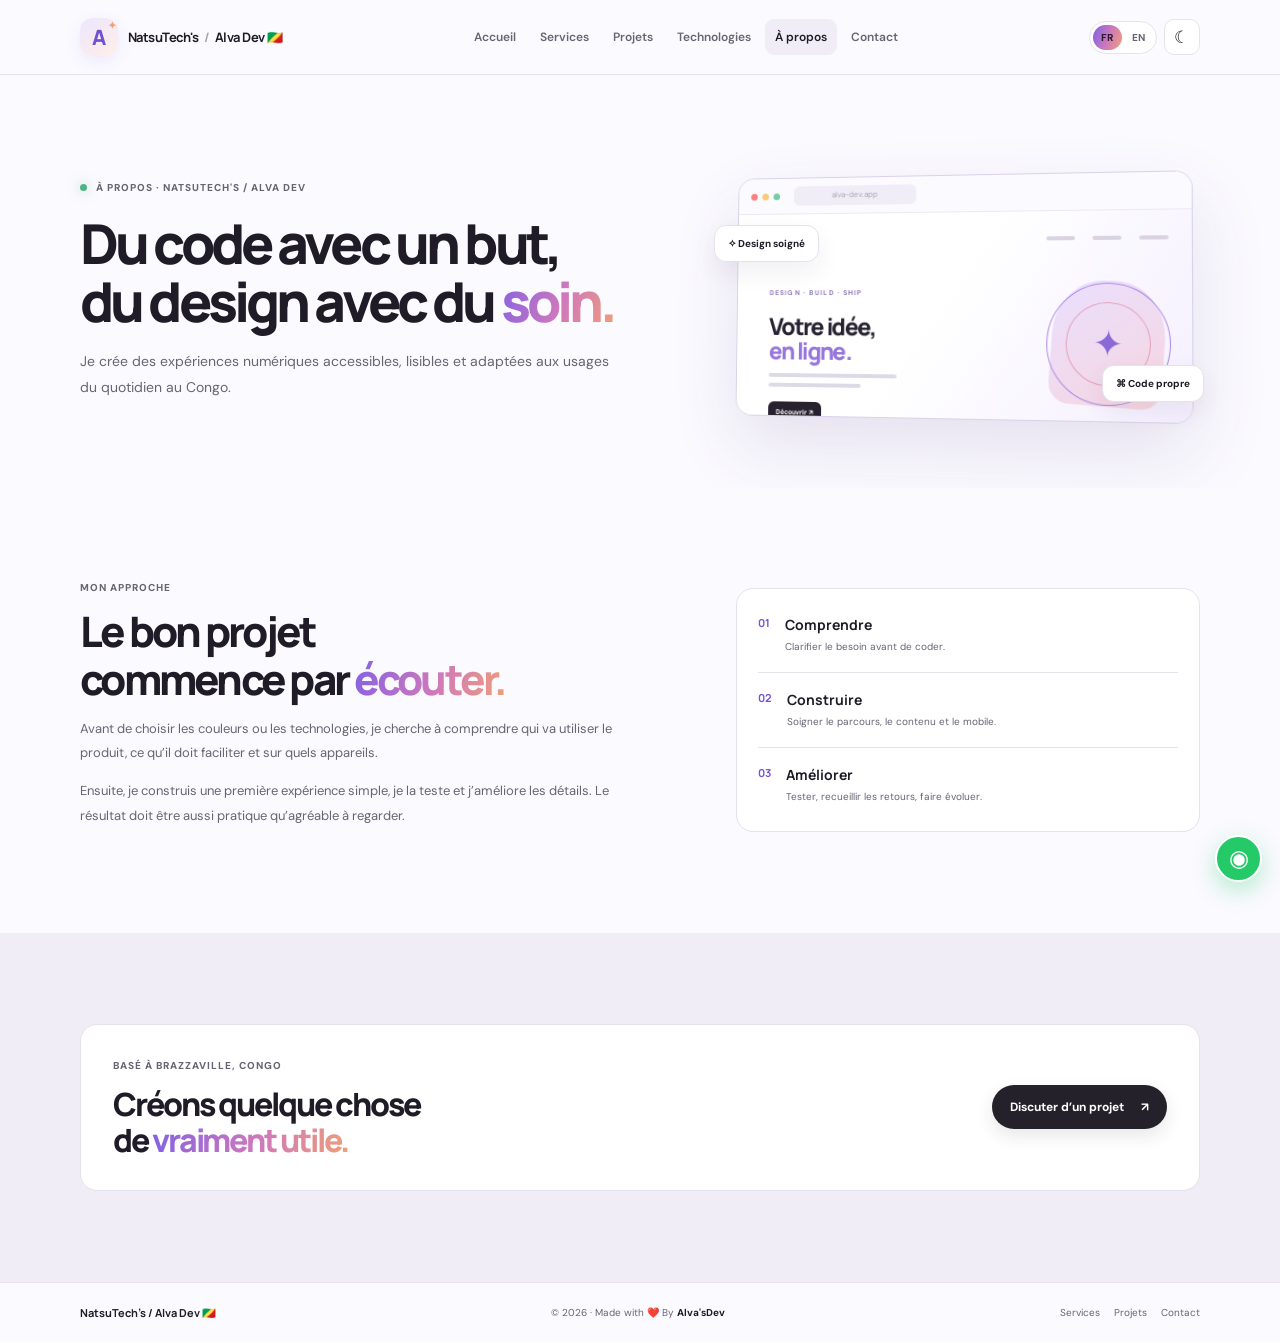
<file: a-propos.html>
<!doctype html><html lang="fr" data-theme="light"><head><meta charset="utf-8"><meta name="viewport" content="width=device-width,initial-scale=1"><meta name="theme-color" content="#fbfaff"><meta name="description" data-desc-fr="Découvrir l’approche et les valeurs de NatsuTech's / Alva Dev." data-desc-en="Learn about the approach and values behind NatsuTech's / Alva Dev." content="Découvrir l’approche et les valeurs de NatsuTech's / Alva Dev."><title data-fr="À propos — NatsuTech's / Alva Dev" data-en="About — NatsuTech's / Alva Dev">À propos — NatsuTech's / Alva Dev</title><link rel="preconnect" href="https://fonts.googleapis.com"><link rel="preconnect" href="https://fonts.gstatic.com" crossorigin><link href="https://fonts.googleapis.com/css2?family=DM+Sans:wght@400;500;600;700&family=Manrope:wght@500;600;700;800&display=swap" rel="stylesheet"><link rel="stylesheet" href="style.css"><script src="script.js" defer></script></head><body><a class="skip" href="#contenu">Aller au contenu</a><header class="header"><div class="wrap head-inner"><a class="brand" href="index.html"><span class="brand-icon">A<span>✦</span></span><span class="brand-title">NatsuTech's <i>/</i> Alva Dev <b>🇨🇬</b></span></a><nav class="nav" id="nav"><a href="index.html" ><span data-fr="Accueil" data-en="Home">Accueil</span></a><a href="services.html" ><span data-fr="Services" data-en="Services">Services</span></a><a href="projets.html" ><span data-fr="Projets" data-en="Projects">Projets</span></a><a href="technologies.html" ><span data-fr="Technologies" data-en="Stack">Technologies</span></a><a href="a-propos.html" class="active"><span data-fr="À propos" data-en="About">À propos</span></a><a href="contact.html" ><span data-fr="Contact" data-en="Contact">Contact</span></a></nav><div class="head-tools"><div class="lang" aria-label="Choix de la langue"><button data-set-lang="fr" class="selected" aria-pressed="true">FR</button><button data-set-lang="en" aria-pressed="false">EN</button></div><button class="theme" type="button" aria-label="Activer le thème sombre" data-aria-fr="Activer le thème sombre" data-aria-en="Enable dark mode">☾</button><button class="burger" type="button" aria-expanded="false" aria-label="Ouvrir le menu" data-aria-fr="Ouvrir le menu" data-aria-en="Open menu"><span></span><span></span><span></span></button></div></div></header><main id="contenu"><section class="page-hero"><div class="wrap page-hero-grid"><div class="page-copy reveal"><div class="eyebrow"><i></i><span data-fr="À propos · NatsuTech's / Alva Dev" data-en="About · NatsuTech's / Alva Dev">À propos · NatsuTech's / Alva Dev</span></div><h1><span data-fr="Du code avec un but,&lt;br&gt;du design avec du &lt;em&gt;soin.&lt;/em&gt;" data-en="Code with purpose,&lt;br&gt;design with &lt;em&gt;care.&lt;/em&gt;">Du code avec un but,<br>du design avec du <em>soin.</em></span></h1><p class="lead"><span data-fr="Je crée des expériences numériques accessibles, lisibles et adaptées aux usages du quotidien au Congo." data-en="I create accessible, clear digital experiences shaped around everyday needs in Congo.">Je crée des expériences numériques accessibles, lisibles et adaptées aux usages du quotidien au Congo.</span></p></div><div class="hero-art reveal"><div class="browser"><div class="browser-top"><i></i><i></i><i></i><span>alva-dev.app</span></div><div class="browser-body"><div class="browser-nav"><b>AD<span>.</span></b><i></i><i></i><i></i></div><div class="browser-copy"><small>DESIGN · BUILD · SHIP</small><strong>Votre idée,<br><em>en ligne.</em></strong><span class="browser-lines"><i></i><i></i></span><b class="mini-button">Découvrir ↗</b></div><div class="browser-shape"><span>✦</span></div></div></div><div class="float-chip chip-one">✧ Design soigné</div><div class="float-chip chip-two">⌘ Code propre</div></div></div></section><section class="section"><div class="wrap about-layout"><div class="about-main reveal"><div class="eyebrow"><span data-fr="Mon approche" data-en="My approach">Mon approche</span></div><h2><span data-fr="Le bon projet&lt;br&gt;commence par &lt;em&gt;écouter.&lt;/em&gt;" data-en="The right project&lt;br&gt;starts by &lt;em&gt;listening.&lt;/em&gt;">Le bon projet<br>commence par <em>écouter.</em></span></h2><p><span data-fr="Avant de choisir les couleurs ou les technologies, je cherche à comprendre qui va utiliser le produit, ce qu’il doit faciliter et sur quels appareils." data-en="Before choosing colors or technology, I look at who will use the product, what it should make easier and which devices it needs to support.">Avant de choisir les couleurs ou les technologies, je cherche à comprendre qui va utiliser le produit, ce qu’il doit faciliter et sur quels appareils.</span></p><p><span data-fr="Ensuite, je construis une première expérience simple, je la teste et j’améliore les détails. Le résultat doit être aussi pratique qu’agréable à regarder." data-en="Then I build a simple first experience, test it and refine the details. The result should be as practical as it is pleasant to use.">Ensuite, je construis une première expérience simple, je la teste et j’améliore les détails. Le résultat doit être aussi pratique qu’agréable à regarder.</span></p></div><div class="about-values reveal"><div class="value-row"><span>01</span><div><h3><span data-fr="Comprendre" data-en="Understand">Comprendre</span></h3><p><span data-fr="Clarifier le besoin avant de coder." data-en="Clarify the need before coding.">Clarifier le besoin avant de coder.</span></p></div></div><div class="value-row"><span>02</span><div><h3><span data-fr="Construire" data-en="Build">Construire</span></h3><p><span data-fr="Soigner le parcours, le contenu et le mobile." data-en="Care for the flow, content and mobile.">Soigner le parcours, le contenu et le mobile.</span></p></div></div><div class="value-row"><span>03</span><div><h3><span data-fr="Améliorer" data-en="Improve">Améliorer</span></h3><p><span data-fr="Tester, recueillir les retours, faire évoluer." data-en="Test, get feedback and keep improving.">Tester, recueillir les retours, faire évoluer.</span></p></div></div></div></div></section><section class="section section-soft"><div class="wrap about-banner reveal"><div><div class="eyebrow"><span data-fr="Basé à Brazzaville, Congo" data-en="Based in Brazzaville, Congo">Basé à Brazzaville, Congo</span></div><h2><span data-fr="Créons quelque chose&lt;br&gt;de &lt;em&gt;vraiment utile.&lt;/em&gt;" data-en="Let’s make something&lt;br&gt;&lt;em&gt;genuinely useful.&lt;/em&gt;">Créons quelque chose<br>de <em>vraiment utile.</em></span></h2></div><a class="btn btn-dark" href="contact.html"><span data-fr="Discuter d’un projet" data-en="Discuss a project">Discuter d’un projet</span> ↗</a></div></section></main><footer class="footer"><div class="wrap foot-inner"><a class="foot-brand" href="index.html">NatsuTech's / Alva Dev 🇨🇬</a><span>© <span class="year"></span> · Made with ❤️ By <strong>Alva'sDev</strong></span><div class="foot-links"><a href="services.html"><span data-fr="Services" data-en="Services">Services</span></a><a href="projets.html"><span data-fr="Projets" data-en="Projects">Projets</span></a><a href="contact.html"><span data-fr="Contact" data-en="Contact">Contact</span></a></div></div></footer><a class="whatsapp" href="https://wa.me/242053323191" target="_blank" rel="noopener noreferrer" aria-label="WhatsApp">◉</a></body></html>
</file>
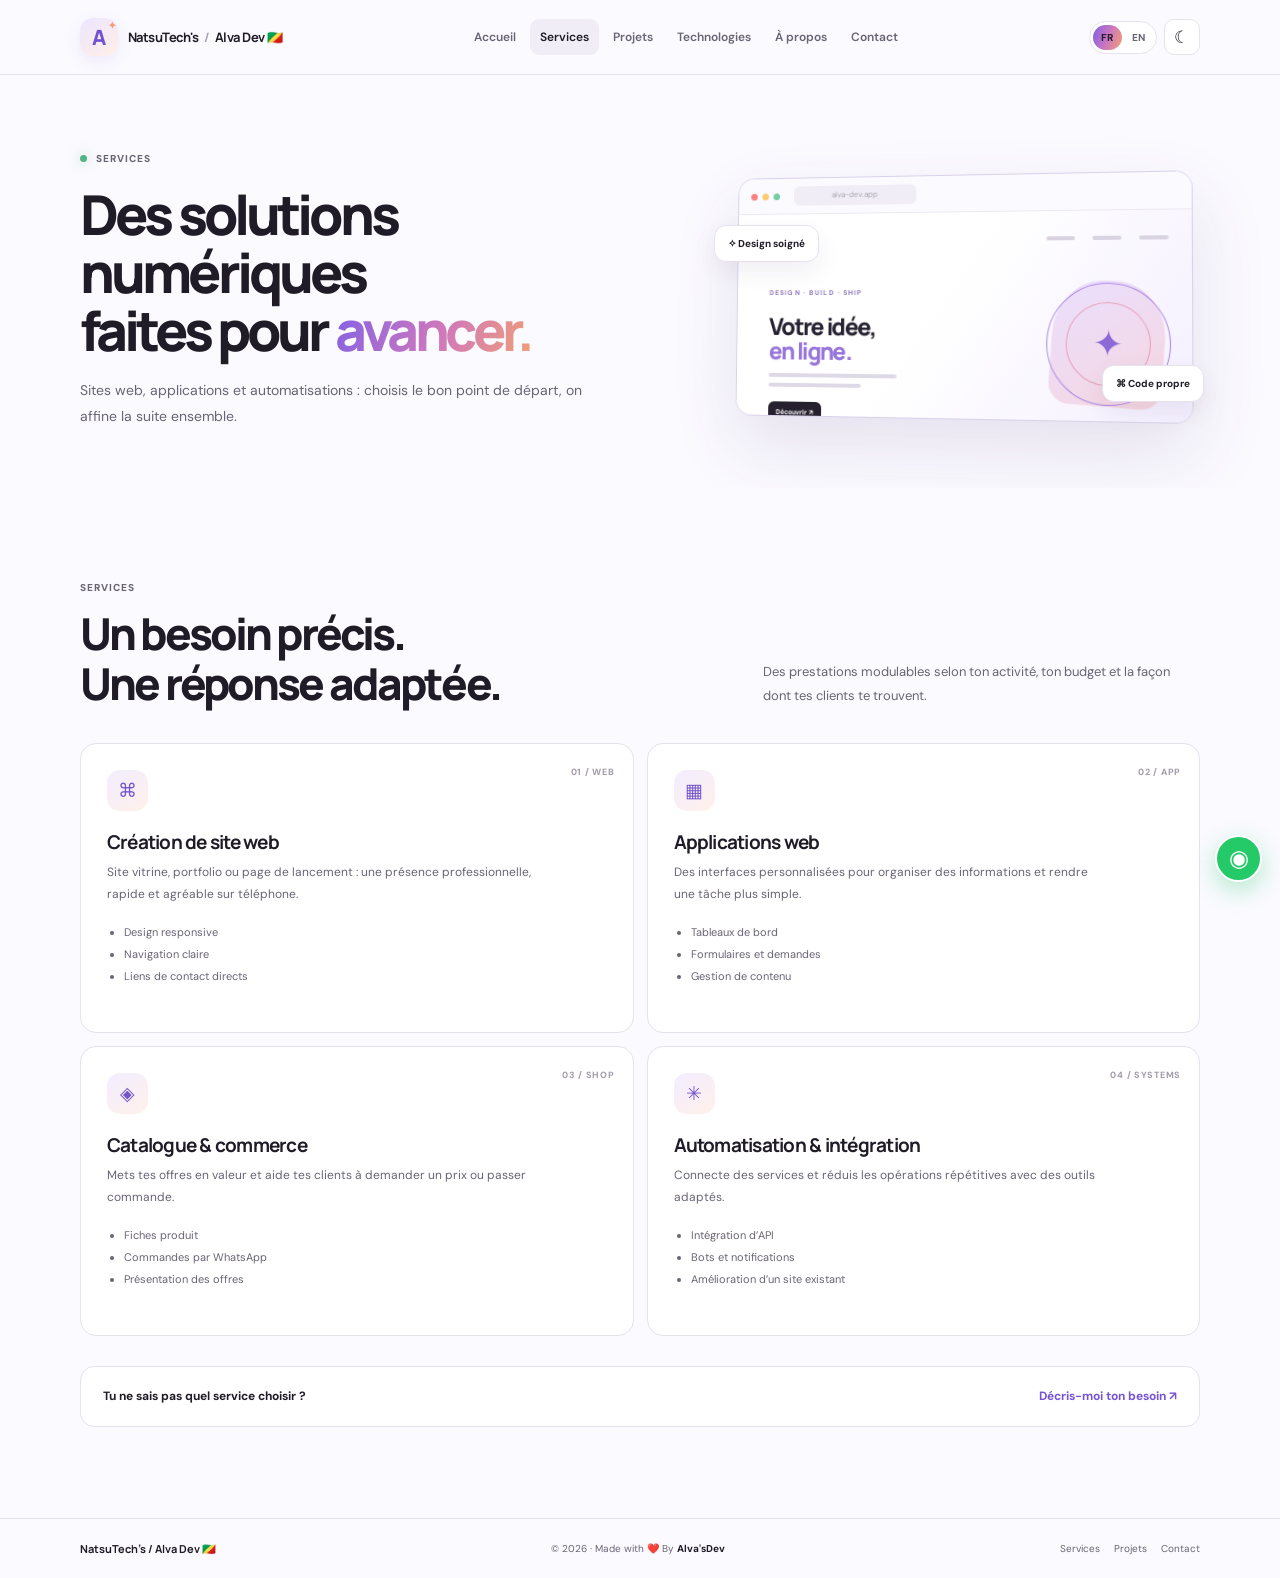
<file: services.html>
<!doctype html><html lang="fr" data-theme="light"><head><meta charset="utf-8"><meta name="viewport" content="width=device-width,initial-scale=1"><meta name="theme-color" content="#fbfaff"><meta name="description" data-desc-fr="Création de sites web, applications, catalogues et automatisations." data-desc-en="Websites, apps, catalogs and automation services." content="Création de sites web, applications, catalogues et automatisations."><title data-fr="Services web &amp; numériques — NatsuTech's / Alva Dev" data-en="Web &amp; digital services — NatsuTech's / Alva Dev">Services web & numériques — NatsuTech's / Alva Dev</title><link rel="preconnect" href="https://fonts.googleapis.com"><link rel="preconnect" href="https://fonts.gstatic.com" crossorigin><link href="https://fonts.googleapis.com/css2?family=DM+Sans:wght@400;500;600;700&family=Manrope:wght@500;600;700;800&display=swap" rel="stylesheet"><link rel="stylesheet" href="style.css"><script src="script.js" defer></script></head><body><a class="skip" href="#contenu">Aller au contenu</a><header class="header"><div class="wrap head-inner"><a class="brand" href="index.html"><span class="brand-icon">A<span>✦</span></span><span class="brand-title">NatsuTech's <i>/</i> Alva Dev <b>🇨🇬</b></span></a><nav class="nav" id="nav"><a href="index.html" ><span data-fr="Accueil" data-en="Home">Accueil</span></a><a href="services.html" class="active"><span data-fr="Services" data-en="Services">Services</span></a><a href="projets.html" ><span data-fr="Projets" data-en="Projects">Projets</span></a><a href="technologies.html" ><span data-fr="Technologies" data-en="Stack">Technologies</span></a><a href="a-propos.html" ><span data-fr="À propos" data-en="About">À propos</span></a><a href="contact.html" ><span data-fr="Contact" data-en="Contact">Contact</span></a></nav><div class="head-tools"><div class="lang" aria-label="Choix de la langue"><button data-set-lang="fr" class="selected" aria-pressed="true">FR</button><button data-set-lang="en" aria-pressed="false">EN</button></div><button class="theme" type="button" aria-label="Activer le thème sombre" data-aria-fr="Activer le thème sombre" data-aria-en="Enable dark mode">☾</button><button class="burger" type="button" aria-expanded="false" aria-label="Ouvrir le menu" data-aria-fr="Ouvrir le menu" data-aria-en="Open menu"><span></span><span></span><span></span></button></div></div></header><main id="contenu"><section class="page-hero"><div class="wrap page-hero-grid"><div class="page-copy reveal"><div class="eyebrow"><i></i><span data-fr="Services" data-en="Services">Services</span></div><h1><span data-fr="Des solutions numériques&lt;br&gt;faites pour &lt;em&gt;avancer.&lt;/em&gt;" data-en="Digital solutions&lt;br&gt;built to &lt;em&gt;move forward.&lt;/em&gt;">Des solutions numériques<br>faites pour <em>avancer.</em></span></h1><p class="lead"><span data-fr="Sites web, applications et automatisations : choisis le bon point de départ, on affine la suite ensemble." data-en="Websites, applications and automations: pick a starting point and we’ll shape the rest together.">Sites web, applications et automatisations : choisis le bon point de départ, on affine la suite ensemble.</span></p></div><div class="hero-art reveal"><div class="browser"><div class="browser-top"><i></i><i></i><i></i><span>alva-dev.app</span></div><div class="browser-body"><div class="browser-nav"><b>AD<span>.</span></b><i></i><i></i><i></i></div><div class="browser-copy"><small>DESIGN · BUILD · SHIP</small><strong>Votre idée,<br><em>en ligne.</em></strong><span class="browser-lines"><i></i><i></i></span><b class="mini-button">Découvrir ↗</b></div><div class="browser-shape"><span>✦</span></div></div></div><div class="float-chip chip-one">✧ Design soigné</div><div class="float-chip chip-two">⌘ Code propre</div></div></div></section><section class="section"><div class="wrap"><div class="section-head reveal"><div><div class="eyebrow"><span data-fr="Services" data-en="Services">Services</span></div><h2><span data-fr="Un besoin précis.&lt;br&gt;Une réponse adaptée." data-en="A clear need.&lt;br&gt;A fit-for-purpose solution.">Un besoin précis.<br>Une réponse adaptée.</span></h2></div><p><span data-fr="Des prestations modulables selon ton activité, ton budget et la façon dont tes clients te trouvent." data-en="Flexible services shaped around your business, budget and the way your customers find you.">Des prestations modulables selon ton activité, ton budget et la façon dont tes clients te trouvent.</span></p></div><div class="service-grid service-grid-large"><article class="service-tile reveal"><span class="tile-no">01 / WEB</span><span class="tile-icon">⌘</span><h3><span data-fr="Création de site web" data-en="Website design &amp; build">Création de site web</span></h3><p><span data-fr="Site vitrine, portfolio ou page de lancement : une présence professionnelle, rapide et agréable sur téléphone." data-en="Business website, portfolio or launch page: a professional presence that feels fast and polished on mobile.">Site vitrine, portfolio ou page de lancement : une présence professionnelle, rapide et agréable sur téléphone.</span></p><ul><li><span data-fr="Design responsive" data-en="Responsive design">Design responsive</span></li><li><span data-fr="Navigation claire" data-en="Clear navigation">Navigation claire</span></li><li><span data-fr="Liens de contact directs" data-en="Direct contact links">Liens de contact directs</span></li></ul></article><article class="service-tile reveal"><span class="tile-no">02 / APP</span><span class="tile-icon">▦</span><h3><span data-fr="Applications web" data-en="Web applications">Applications web</span></h3><p><span data-fr="Des interfaces personnalisées pour organiser des informations et rendre une tâche plus simple." data-en="Custom interfaces to organize information and make everyday work easier.">Des interfaces personnalisées pour organiser des informations et rendre une tâche plus simple.</span></p><ul><li><span data-fr="Tableaux de bord" data-en="Dashboards">Tableaux de bord</span></li><li><span data-fr="Formulaires et demandes" data-en="Forms and requests">Formulaires et demandes</span></li><li><span data-fr="Gestion de contenu" data-en="Content management">Gestion de contenu</span></li></ul></article><article class="service-tile reveal"><span class="tile-no">03 / SHOP</span><span class="tile-icon">◈</span><h3><span data-fr="Catalogue &amp; commerce" data-en="Catalog &amp; commerce">Catalogue & commerce</span></h3><p><span data-fr="Mets tes offres en valeur et aide tes clients à demander un prix ou passer commande." data-en="Showcase your products and make it easy for customers to ask or order.">Mets tes offres en valeur et aide tes clients à demander un prix ou passer commande.</span></p><ul><li><span data-fr="Fiches produit" data-en="Product pages">Fiches produit</span></li><li><span data-fr="Commandes par WhatsApp" data-en="WhatsApp orders">Commandes par WhatsApp</span></li><li><span data-fr="Présentation des offres" data-en="Offer presentation">Présentation des offres</span></li></ul></article><article class="service-tile reveal"><span class="tile-no">04 / SYSTEMS</span><span class="tile-icon">✳</span><h3><span data-fr="Automatisation &amp; intégration" data-en="Automation &amp; integration">Automatisation & intégration</span></h3><p><span data-fr="Connecte des services et réduis les opérations répétitives avec des outils adaptés." data-en="Connect services and reduce repetitive operations with tools that fit.">Connecte des services et réduis les opérations répétitives avec des outils adaptés.</span></p><ul><li><span data-fr="Intégration d’API" data-en="API integrations">Intégration d’API</span></li><li><span data-fr="Bots et notifications" data-en="Bots and notifications">Bots et notifications</span></li><li><span data-fr="Amélioration d’un site existant" data-en="Improvements to an existing site">Amélioration d’un site existant</span></li></ul></article></div><div class="inline-cta reveal"><span><span data-fr="Tu ne sais pas quel service choisir ?" data-en="Not sure what you need?">Tu ne sais pas quel service choisir ?</span></span><a href="contact.html"><span data-fr="Décris-moi ton besoin" data-en="Tell me what you need">Décris-moi ton besoin</span> ↗</a></div></div></section></main><footer class="footer"><div class="wrap foot-inner"><a class="foot-brand" href="index.html">NatsuTech's / Alva Dev 🇨🇬</a><span>© <span class="year"></span> · Made with ❤️ By <strong>Alva'sDev</strong></span><div class="foot-links"><a href="services.html"><span data-fr="Services" data-en="Services">Services</span></a><a href="projets.html"><span data-fr="Projets" data-en="Projects">Projets</span></a><a href="contact.html"><span data-fr="Contact" data-en="Contact">Contact</span></a></div></div></footer><a class="whatsapp" href="https://wa.me/242053323191" target="_blank" rel="noopener noreferrer" aria-label="WhatsApp">◉</a></body></html>
</file>
<file: style.css>
:root{color-scheme:light;--bg:#fbfaff;--paper:#fff;--ink:#201c27;--muted:#696474;--soft:#f1edf6;--line:#e6e1ec;--purple:#7754d7;--grad:linear-gradient(110deg,#8060e5,#cf78bc 54%,#f1a074);font-family:'DM Sans',sans-serif;-webkit-font-smoothing:antialiased}html[data-theme=dark]{color-scheme:dark;--bg:#14111a;--paper:#1e1924;--ink:#f8f5fc;--muted:#c2bacb;--soft:#211b29;--line:#383040;--purple:#b29aff}*{box-sizing:border-box}html{scroll-behavior:smooth}body{margin:0;background:var(--bg);color:var(--ink);font-size:15px;line-height:1.7;overflow-x:hidden}a{color:inherit;text-decoration:none}button{font:inherit;color:inherit}.wrap{width:min(1120px,calc(100% - 48px));margin:0 auto}.skip{position:absolute;left:-999px;top:6px;z-index:100;background:var(--ink);color:var(--bg);padding:8px 12px;border-radius:8px}.skip:focus{left:8px}.header{position:sticky;top:0;z-index:50;background:color-mix(in srgb,var(--bg) 88%,transparent);border-bottom:1px solid var(--line);backdrop-filter:blur(18px)}.head-inner{min-height:74px;display:flex;align-items:center;justify-content:space-between;gap:22px}.brand{display:flex;align-items:center;gap:10px;white-space:nowrap}.brand-icon{width:38px;height:38px;display:grid;place-items:center;position:relative;border-radius:13px;background:linear-gradient(145deg,#ece6ff,#ffefe7);color:#7250cf;font:800 21px Manrope,sans-serif;box-shadow:0 5px 16px #7f5fd81c}.brand-icon span{position:absolute;font-size:10px;right:2px;top:0;color:#f39d79}.brand-title{font:700 13px Manrope,sans-serif;letter-spacing:-.04em}.brand-title i{font-style:normal;color:#a8a1b1;margin:0 3px}.brand-title b{font-size:13px}.nav{display:flex;align-items:center;gap:4px}.nav a{padding:8px 10px;border-radius:9px;font-size:12px;color:var(--muted);font-weight:600;transition:.2s}.nav a:hover,.nav a.active{background:var(--soft);color:var(--ink)}.head-tools{display:flex;align-items:center;gap:7px}.lang{display:flex;gap:2px;padding:3px;border:1px solid var(--line);border-radius:99px;background:var(--paper)}.lang button,.theme,.burger{border:0;cursor:pointer}.lang button{height:25px;min-width:29px;border-radius:99px;background:transparent;color:var(--muted);font-size:10px;font-weight:800}.lang button.selected{background:var(--grad);color:#251d2d}.theme,.burger{width:36px;height:36px;border:1px solid var(--line);border-radius:10px;background:var(--paper);display:grid;place-items:center}.theme{font-size:17px}.burger{display:none}.burger span{width:16px;height:1.5px;background:currentColor;border-radius:2px}.home-hero{position:relative;min-height:610px;display:flex;align-items:center;overflow:hidden}.hero-glow{position:absolute;width:620px;height:480px;right:-70px;top:-110px;background:radial-gradient(ellipse,#d8c9ff88,transparent 70%);pointer-events:none;animation:glow 13s alternate infinite ease-in-out}.home-grid{display:grid;grid-template-columns:1.05fr .95fr;align-items:center;gap:46px;padding:76px 0 82px}.eyebrow{display:flex;align-items:center;gap:9px;text-transform:uppercase;letter-spacing:.1em;font-size:10px;font-weight:800;color:var(--muted)}.eyebrow i,.online-dot{width:7px;height:7px;border-radius:50%;background:#51b486;box-shadow:0 0 12px #51b48680}.hero-copy h1,.page-copy h1{font:800 clamp(40px,5vw,63px)/1.06 Manrope,sans-serif;letter-spacing:-.07em;margin:18px 0 19px}.hero-copy h1 em,.page-copy h1 em,.show-copy h2 em,.cta-card h2 em,.about-main h2 em,.about-banner h2 em,.contact-copy h2 em{font-style:normal;background:var(--grad);color:transparent;background-clip:text}.lead{max-width:540px;color:var(--muted);font-size:16px;line-height:1.82}.actions{display:flex;gap:10px;flex-wrap:wrap;margin-top:27px}.btn{display:inline-flex;align-items:center;justify-content:center;gap:17px;min-height:44px;padding:11px 18px;border-radius:999px;font-size:12px;font-weight:700;transition:transform .2s,box-shadow .2s}.btn:hover{transform:translateY(-2px)}.btn b{font-size:15px}.btn-dark{background:#25212b;color:white;box-shadow:0 7px 18px #25212b1c}.btn-light{background:var(--paper);border:1px solid var(--line)}html[data-theme=dark] .btn-dark{background:#f4eefa;color:#251d2d}.hero-foot{display:flex;align-items:center;gap:8px;margin-top:28px;color:var(--muted);font-size:11px}.hero-place{padding-left:11px;margin-left:4px;border-left:1px solid var(--line);color:var(--muted)}.hero-art{position:relative;min-height:365px;display:grid;place-items:center;perspective:900px}.browser{width:min(460px,100%);height:300px;overflow:hidden;border:1px solid #d9d1e9;border-radius:17px;background:#fff;box-shadow:0 30px 70px #59468022;transform:rotateY(-8deg) rotateX(2deg);animation:float 6s ease-in-out infinite}.browser-top{height:37px;background:#fbfaff;border-bottom:1px solid #ece8f1;display:flex;align-items:center;gap:5px;padding:0 13px;color:#aaa4b4;font-size:8px}.browser-top i{width:7px;height:7px;border-radius:50%;background:#fb7f7f}.browser-top i:nth-child(2){background:#facb72}.browser-top i:nth-child(3){background:#72cfa1}.browser-top span{margin-left:10px;padding:3px 40px;border-radius:6px;background:#f1edf6}.browser-body{position:relative;height:calc(100% - 37px);padding:17px 22px;background:linear-gradient(125deg,#fff 45%,#f4efff)}.browser-nav{display:flex;align-items:center;gap:17px;color:#aaa4b4}.browser-nav b{margin-right:auto;color:#2a2434;font:800 14px Manrope}.browser-nav b span{color:#9471e6}.browser-nav i{width:28px;height:4px;border-radius:4px;background:#d8d2e1}.browser-copy{position:absolute;left:34px;top:79px}.browser-copy small{color:#8f7bbc;font-size:7px;letter-spacing:.16em;font-weight:800}.browser-copy strong{display:block;margin:10px 0;color:#282333;font:800 29px/1.05 Manrope;letter-spacing:-.07em}.browser-copy strong em{color:#9776dc;font-style:normal}.browser-lines{display:grid;gap:6px;margin:11px 0}.browser-lines i{width:134px;height:4px;border-radius:4px;background:#ded9e7}.browser-lines i:last-child{width:97px}.mini-button{display:inline-block;padding:5px 8px;border-radius:6px;background:#27212f;color:white;font-size:7px}.browser-shape{position:absolute;right:26px;top:69px;width:136px;height:152px;border-radius:45% 45% 20px 20px;background:linear-gradient(145deg,#eadfff,#f6d6df);display:grid;place-items:center;transform:rotate(4deg)}.browser-shape:before,.browser-shape:after{content:'';position:absolute;border:1px solid #ae8ce5;border-radius:50%;width:118px;height:118px;animation:orbit 16s linear infinite}.browser-shape:after{width:80px;height:80px;border-color:#e5a2ba}.browser-shape span{font-size:36px;color:#8b69d6;animation:pulse 3s ease-in-out infinite}.float-chip{position:absolute;padding:9px 13px;border:1px solid var(--line);border-radius:12px;background:var(--paper);box-shadow:0 10px 25px #33234b12;font-size:10px;font-weight:700;animation:float 5s ease-in-out infinite}.chip-one{left:0;top:76px}.chip-two{right:-4px;bottom:42px;animation-delay:-2s}.scroll-label{position:absolute;bottom:21px;left:50%;transform:translateX(-50%);font-size:9px;color:var(--muted);letter-spacing:.14em;font-weight:700}.scroll-label span{margin-left:9px;color:var(--purple)}.section{padding:91px 0}.section-soft{background:var(--soft)}.section-head{display:grid;grid-template-columns:1fr .68fr;gap:40px;align-items:end;margin-bottom:35px}.section-head h2,.show-copy h2,.tech-band h2,.cta-card h2,.about-main h2,.about-banner h2,.contact-copy h2{font:800 clamp(30px,3.6vw,44px)/1.14 Manrope,sans-serif;letter-spacing:-.065em;margin:12px 0 0}.section-head>p,.show-copy>p,.contact-copy>p{max-width:445px;color:var(--muted);font-size:13px;line-height:1.85;margin:0}.service-grid{display:grid;grid-template-columns:repeat(4,1fr);gap:13px}.service-tile{position:relative;min-height:252px;padding:20px;border:1px solid var(--line);border-radius:16px;background:var(--paper);transition:transform .24s,box-shadow .24s,border .24s}.service-tile:hover{transform:translateY(-5px);border-color:#d3c3f0;box-shadow:0 16px 35px #36254d0c}.tile-no{position:absolute;top:21px;right:18px;color:#a19aa9;font-size:9px;letter-spacing:.08em;font-weight:700}.tile-icon{width:41px;height:41px;display:grid;place-items:center;border-radius:13px;background:linear-gradient(145deg,#f2edff,#fff1eb);color:#7657cb;font-size:19px}.service-tile h3{font:700 17px Manrope,sans-serif;letter-spacing:-.04em;margin:18px 0 7px}.service-tile p{color:var(--muted);font-size:11px;line-height:1.8;margin:0}.arrow-link,.text-link{display:inline-flex;align-items:center;gap:8px;margin-top:17px;color:var(--purple);font-size:11px;font-weight:700}.arrow-link b,.text-link b{font-size:14px}.split-show{display:grid;grid-template-columns:.75fr 1.25fr;gap:62px;align-items:center}.show-copy>p{margin-top:17px}.feature-image{height:320px;position:relative;display:block;overflow:hidden;border-radius:19px;background:#ece6f7;box-shadow:0 22px 50px #43335914}.feature-image img{width:100%;height:100%;object-fit:cover;transition:transform .5s}.feature-image:hover img{transform:scale(1.025)}.feature-label{position:absolute;left:15px;bottom:14px;padding:7px 10px;border-radius:99px;background:#fff;color:#473d56;font-size:9px;font-weight:800;letter-spacing:.08em}.tech-band{display:grid;grid-template-columns:.8fr 1.2fr;gap:55px;align-items:center}.tech-band h2{font-size:36px}.tech-cloud{display:flex;flex-wrap:wrap;gap:10px}.tech-pill{display:inline-flex;align-items:center;gap:8px;padding:8px 11px;border:1px solid var(--line);border-radius:11px;background:var(--paper);font-size:10px;font-weight:700;color:var(--muted)}.tech-pill img{width:18px;height:18px;object-fit:contain}.cta-section{padding:28px 0 87px}.cta-card{position:relative;overflow:hidden;padding:54px 24px;text-align:center;border:1px solid var(--line);border-radius:23px;background:var(--paper)}.cta-card .eyebrow{justify-content:center}.cta-card h2{font-size:43px}.cta-card p{color:var(--muted);font-size:13px}.cta-card .btn{margin-top:9px}.cta-orb{position:absolute;width:400px;height:250px;top:-200px;left:50%;transform:translateX(-50%);background:radial-gradient(ellipse,#d4bcffb0,transparent 72%)}.cta-card>*:not(.cta-orb){position:relative}.footer{padding:21px 0;border-top:1px solid var(--line)}.foot-inner{display:flex;justify-content:space-between;align-items:center;gap:14px;flex-wrap:wrap;color:var(--muted);font-size:10px}.foot-brand{color:var(--ink);font:700 11px Manrope}.foot-inner strong{color:var(--ink)}.foot-links{display:flex;gap:14px}.whatsapp{position:fixed;right:18px;bottom:18px;z-index:40;width:47px;height:47px;display:grid;place-items:center;border:2px solid white;border-radius:50%;background:#24c968;color:white;font-size:23px;box-shadow:0 8px 24px #24c96855;animation:softpulse 2.7s infinite}.reveal{opacity:0;transform:translateY(18px);transition:opacity .62s ease,transform .62s cubic-bezier(.2,.7,.2,1)}.reveal.visible{opacity:1;transform:translateY(0)} .page-hero{padding:74px 0 44px;overflow:hidden}.page-hero-grid{display:grid;grid-template-columns:1fr .82fr;align-items:center;gap:42px}.page-copy h1{font-size:clamp(37px,4.5vw,55px)}.page-copy .lead{font-size:14px}.page-hero .hero-art{min-height:295px}.page-hero .browser{height:245px}.page-hero .browser-shape{width:109px;height:123px}.page-hero .browser-copy{top:66px}.page-hero .browser-copy strong{font-size:24px}.service-grid-large{grid-template-columns:repeat(2,1fr)}.service-grid-large .service-tile{min-height:290px;padding:26px}.service-grid-large .service-tile h3{font-size:19px}.service-grid-large .service-tile p{font-size:12px;max-width:430px}.service-tile ul{padding-left:17px;margin:15px 0 0;color:var(--muted);font-size:11px;line-height:2}.inline-cta{display:flex;justify-content:space-between;align-items:center;gap:15px;margin-top:30px;padding:19px 22px;border:1px solid var(--line);border-radius:14px;background:var(--paper);font-size:12px;font-weight:700}.inline-cta a{color:var(--purple)}.portfolio-note{display:flex;align-items:center;gap:14px;margin-bottom:27px;padding:14px 17px;border:1px solid var(--line);border-radius:14px;background:var(--paper)}.portfolio-note p{margin:0;color:var(--muted);font-size:11px}.note-icon{width:28px;height:28px;flex:0 0 28px;display:grid;place-items:center;border-radius:9px;background:#efe8ff;color:var(--purple)}.project-grid{display:grid;grid-template-columns:repeat(2,minmax(0,1fr));gap:23px}.project-card{padding:13px 13px 19px;border:1px solid var(--line);border-radius:18px;background:var(--paper);transition:transform .25s,box-shadow .25s}.project-card:hover{transform:translateY(-4px);box-shadow:0 18px 38px #32234313}.project-thumb{position:relative;display:block;height:230px;overflow:hidden;border-radius:12px;background:var(--soft)}.project-thumb img{width:100%;height:100%;object-fit:cover;transition:transform .5s}.project-card:hover .project-thumb img{transform:scale(1.03)}.thumb-index,.thumb-arrow{position:absolute;top:12px;padding:6px 9px;border-radius:99px;background:#fffffff0;color:#40364e;font-size:9px;font-weight:800}.thumb-index{left:12px}.thumb-arrow{right:12px;font-size:13px}.project-meta{display:flex;justify-content:space-between;gap:10px;margin:15px 3px 4px;color:var(--purple);font-size:8px;font-weight:800;letter-spacing:.08em}.project-meta span+span{color:#9d96a5}.project-card h2{margin:5px 3px;font:700 20px Manrope;letter-spacing:-.05em}.project-card>p{margin:0 3px;color:var(--muted);font-size:11px;line-height:1.75}.project-stack{display:flex;gap:6px;flex-wrap:wrap;margin:12px 3px}.project-stack .tech-pill{padding:5px 7px;font-size:9px}.project-stack .tech-pill img{width:14px;height:14px}.project-card .text-link{margin:3px}.stack-group{margin:18px 0 30px}.stack-title{display:flex;justify-content:space-between;align-items:center;padding-bottom:11px;border-bottom:1px solid var(--line);font:700 14px Manrope}.stack-title span+span{color:var(--muted);font:600 9px 'DM Sans';letter-spacing:.1em;text-transform:uppercase}.stack-list{display:grid;grid-template-columns:repeat(4,1fr);gap:9px;margin-top:13px}.stack-item{display:flex;align-items:center;gap:9px;min-height:50px;padding:10px 12px;border:1px solid var(--line);border-radius:11px;background:var(--paper);font-size:11px;font-weight:700}.stack-item img{width:22px;height:22px;object-fit:contain}.stack-item b{margin-left:auto;color:#aaa1b5;font-size:10px}.text-stack .api-symbol{width:23px;height:23px;display:grid;place-items:center;border-radius:6px;background:#eee7fc;color:#7654d7;font-size:7px;font-weight:800}.skills-extra{padding:22px;border:1px solid var(--line);border-radius:16px;background:var(--paper)}.skills-extra h2{margin:0 0 13px;font:700 16px Manrope}.skill-tags{display:flex;flex-wrap:wrap;gap:8px}.skill-tags span{padding:7px 10px;border-radius:99px;background:var(--soft);color:var(--muted);font-size:10px;font-weight:600}.about-layout{display:grid;grid-template-columns:1fr .8fr;gap:75px;align-items:center}.about-main h2,.contact-copy h2{font-size:42px}.about-main p{max-width:540px;color:var(--muted);font-size:13px;line-height:1.9}.about-values{padding:9px 21px;border:1px solid var(--line);border-radius:17px;background:var(--paper)}.value-row{display:flex;align-items:flex-start;gap:15px;padding:17px 0;border-bottom:1px solid var(--line)}.value-row:last-child{border:0}.value-row>span{color:var(--purple);font:700 11px Manrope}.value-row h3{margin:0;font:700 14px Manrope}.value-row p{margin:4px 0 0;color:var(--muted);font-size:10px}.about-banner{display:flex;justify-content:space-between;align-items:center;gap:20px;padding:32px;border:1px solid var(--line);border-radius:17px;background:var(--paper)}.about-banner h2{font-size:32px}.contact-layout{display:grid;grid-template-columns:1fr .7fr;gap:70px;align-items:start}.contact-copy>p{margin-top:13px}.contact-card-list{display:grid;gap:9px;margin-top:26px}.contact-card{display:flex;align-items:center;gap:12px;padding:13px;border:1px solid var(--line);border-radius:12px;background:var(--paper);transition:transform .2s,border .2s}.contact-card:hover{transform:translateX(3px);border-color:#c8b7e8}.contact-icon{width:35px;height:35px;display:grid;place-items:center;border-radius:10px;font-size:17px}.contact-icon.wa{background:#e4f8ed;color:#25ad65}.contact-icon.tg{background:#e7f4ff;color:#328dc6}.contact-icon.mail{background:#f4eafe;color:#835ed2}.contact-card>span:nth-child(2){display:grid;gap:2px}.contact-card small{color:var(--muted);font-size:8px;font-weight:800;letter-spacing:.12em}.contact-card b{font-size:12px}.contact-card>strong{margin-left:auto;color:var(--muted)}.contact-side{position:relative;overflow:hidden;padding:27px;border:1px solid var(--line);border-radius:17px;background:var(--paper)}.side-spark{position:absolute;right:18px;top:15px;color:#c194ee;font-size:37px;animation:pulse 4s infinite}.contact-side h3{font:700 20px Manrope;letter-spacing:-.05em}.channel-link{display:flex;align-items:center;gap:12px;padding:13px;border:1px solid var(--line);border-radius:12px;background:var(--bg)}.channel-icon{width:34px;height:34px;display:grid;place-items:center;border-radius:10px;background:#e3f8eb;color:#20aa60}.channel-link>span:nth-child(2){display:grid;gap:3px}.channel-link b{font-size:11px}.channel-link small{color:var(--muted);font-size:9px}.channel-link>span:last-child{margin-left:auto;color:var(--purple)}.response-note{display:flex;gap:9px;align-items:flex-start;margin-top:17px;color:var(--muted)}.response-note p{margin:0;font-size:10px;line-height:1.65}@keyframes float{0%,100%{translate:0 0}50%{translate:0 -8px}}@keyframes glow{from{translate:0 0;scale:.92}to{translate:-20px 22px;scale:1.08}}@keyframes orbit{to{rotate:360deg}}@keyframes pulse{0%,100%{transform:scale(1);opacity:.9}50%{transform:scale(1.12);opacity:1}}@keyframes softpulse{0%,100%{box-shadow:0 8px 24px #24c96855}50%{box-shadow:0 8px 29px #24c96885}}@media(max-width:1000px){.nav a{padding:8px 7px;font-size:10px}.head-inner{gap:12px}.brand-title{font-size:11px}.service-grid{grid-template-columns:repeat(2,1fr)}.stack-list{grid-template-columns:repeat(3,1fr)}}@media(max-width:760px){.wrap{width:min(100% - 34px,580px)}.head-inner{min-height:65px;position:relative}.burger{display:grid;align-content:center;gap:4px}.nav{position:absolute;display:flex;flex-direction:column;align-items:stretch;gap:3px;left:0;right:0;top:calc(100% + 8px);padding:10px;border:1px solid var(--line);border-radius:15px;background:var(--bg);box-shadow:0 15px 35px #21152c20;opacity:0;visibility:hidden;pointer-events:none;transform:translateY(-7px);transition:.2s}.nav.open{opacity:1;visibility:visible;pointer-events:auto;transform:translateY(0)}.nav a{padding:11px 12px;font-size:12px}.home-hero{min-height:auto}.home-grid,.page-hero-grid{grid-template-columns:1fr;gap:17px;padding:55px 0 68px}.hero-copy h1{font-size:clamp(41px,10vw,58px)}.hero-art{min-height:320px}.browser{max-width:430px}.scroll-label{display:none}.section{padding:66px 0}.section-head{grid-template-columns:1fr;gap:12px;margin-bottom:25px}.section-head h2,.show-copy h2,.tech-band h2{font-size:34px}.split-show,.tech-band{grid-template-columns:1fr;gap:26px}.feature-image{height:270px}.tech-cloud{gap:8px}.cta-section{padding:0 0 66px}.cta-card h2{font-size:36px}.page-hero{padding:42px 0 17px}.page-hero-grid{padding:14px 0 30px;gap:0}.page-copy h1{font-size:clamp(36px,9vw,49px)}.page-hero .hero-art{min-height:270px}.service-grid-large{grid-template-columns:1fr}.service-grid-large .service-tile{min-height:0;padding:22px}.project-grid{grid-template-columns:1fr}.project-thumb{height:235px}.stack-list{grid-template-columns:repeat(2,1fr)}.about-layout,.contact-layout{grid-template-columns:1fr;gap:25px}.about-main h2,.contact-copy h2{font-size:37px}.about-banner{align-items:flex-start;flex-direction:column}.foot-inner{justify-content:center;text-align:center}.foot-links{width:100%;justify-content:center}.footer{padding:18px 0}.whatsapp{width:43px;height:43px;right:12px;bottom:12px}}@media(max-width:420px){.wrap{width:calc(100% - 28px)}.brand-title{font-size:10px}.brand-icon{width:33px;height:33px}.head-tools{gap:4px}.theme,.burger{width:33px;height:33px}.home-grid{padding-top:43px}.hero-copy h1{font-size:40px}.hero-art{min-height:280px}.browser{height:248px}.browser-shape{right:14px;width:105px;height:125px}.browser-copy{left:20px}.float-chip{font-size:9px}.chip-one{left:-4px}.chip-two{right:-6px}.project-thumb{height:195px}.stack-list{grid-template-columns:repeat(2,1fr)}.stack-item{padding:8px;font-size:10px;gap:7px}.about-banner{padding:23px}.actions{flex-direction:column;align-items:stretch}.actions .btn{width:100%}.hero-foot{font-size:10px}}@media(prefers-reduced-motion:reduce){html{scroll-behavior:auto}*,*::before,*::after{animation-duration:.01ms!important;animation-iteration-count:1!important;transition-duration:.01ms!important}.reveal{opacity:1;transform:none}}
</file>
